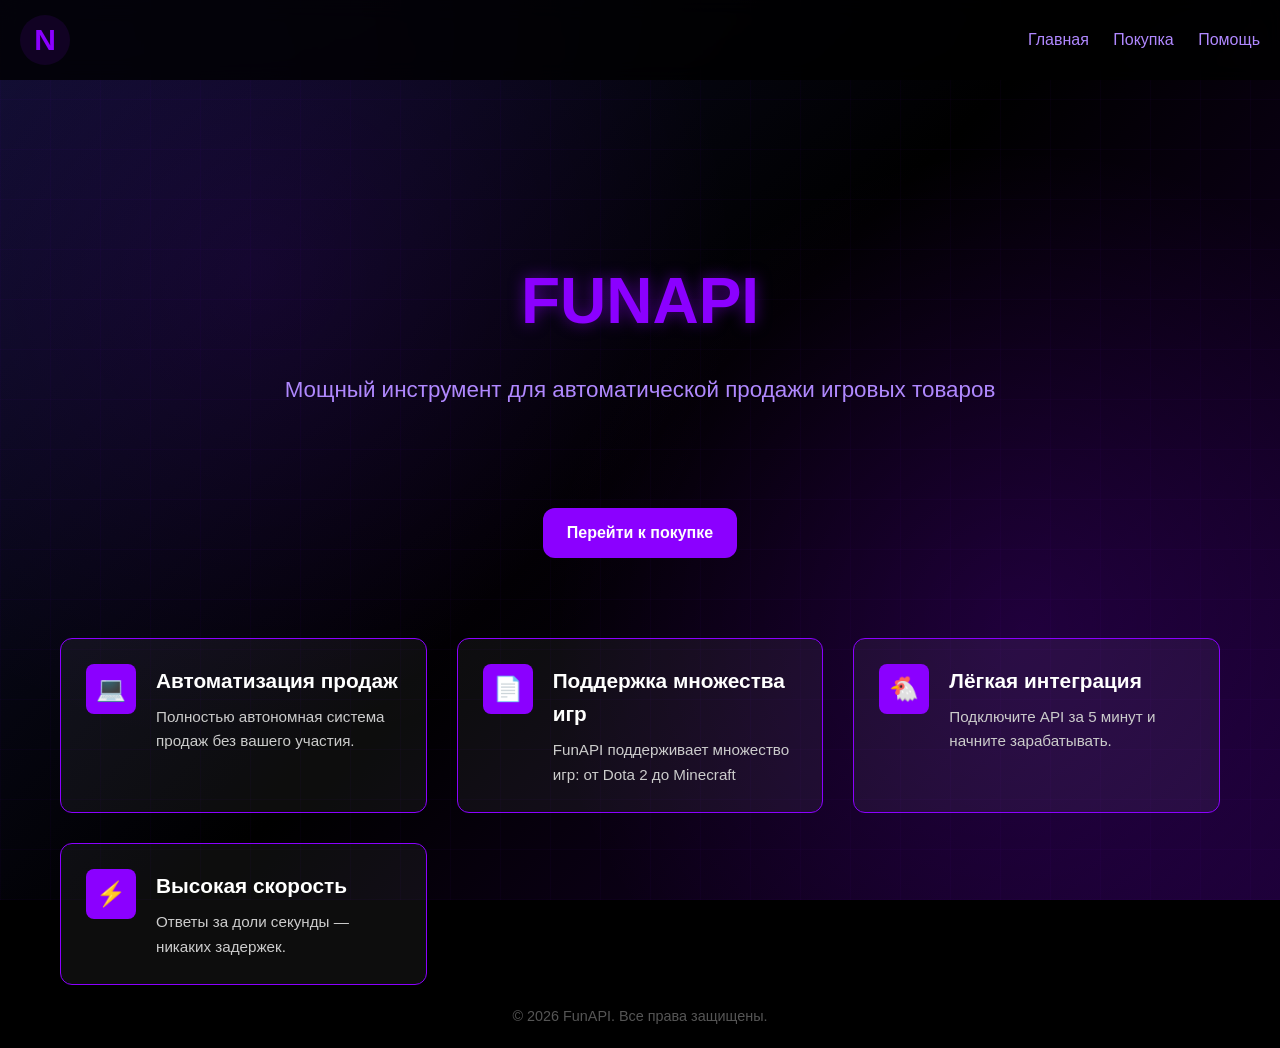
<file: index.html>
<!DOCTYPE html>
<html lang="ru">
<head>
  <meta charset="UTF-8" />
  <meta name="viewport" content="width=device-width, initial-scale=1.0"/>
  <title>FunAPI — Главная</title>
  <link rel="stylesheet" href="style.css" />
  <link href="https://fonts.googleapis.com/icon?family=Material+Icons" rel="stylesheet">
  <link rel="icon" href="n-logo.svg" type="image/svg+xml">
</head>
<body>
  <header>
    <img src="n-logo.svg" alt="N" class="logo">
    <nav>
      <a href="#home">Главная</a>
      <a href="purchase.html">Покупка</a>
      <a href="help.html">Помощь</a>
    </nav>
  </header>

  <main>
    <section id="home" class="hero">
      <h1>FUNAPI</h1>
      <p>Мощный инструмент для автоматической продажи игровых товаров</p>
      <a href="purchase.html" class="btn">Перейти к покупке</a>
    </section>

    <section class="features">
      <div class="feature">
        <div class="feature-icon">💻</div>
        <div class="feature-text">
          <h3>Автоматизация продаж</h3>
          <p>Полностью автономная система продаж без вашего участия.</p>
        </div>
      </div>

      <div class="feature">
        <div class="feature-icon">📄</div>
        <div class="feature-text">
          <h3>Поддержка множества игр</h3>
          <p>FunAPI поддерживает множество игр: от Dota 2 до Minecraft</p>
        </div>
      </div>

      <div class="feature">
        <div class="feature-icon">🐔</div>
        <div class="feature-text">
          <h3>Лёгкая интеграция</h3>
          <p>Подключите API за 5 минут и начните зарабатывать.</p>
        </div>
      </div>

      <div class="feature">
        <div class="feature-icon">⚡</div>
        <div class="feature-text">
          <h3>Высокая скорость</h3>
          <p>Ответы за доли секунды — никаких задержек.</p>
        </div>
      </div>
    </section>
  </main>

  <footer>
    <p>&copy; 2026 FunAPI. Все права защищены.</p>
  </footer>

  <script src="script.js"></script>
</body>
</html>
</file>
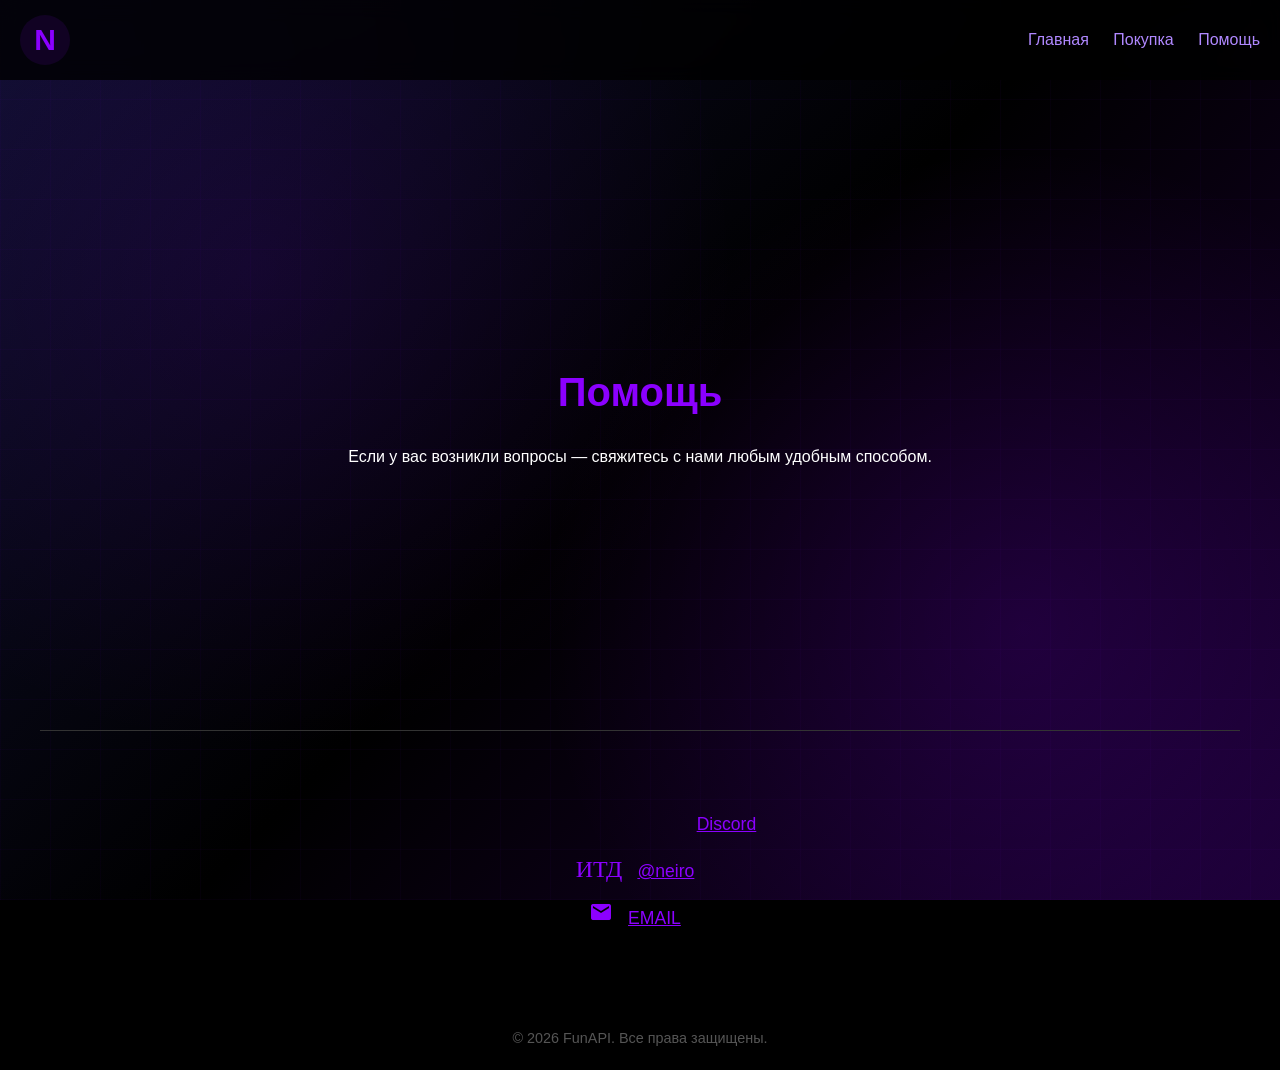
<file: help.html>
<!DOCTYPE html>
<html lang="ru">
<head>
  <meta charset="UTF-8" />
  <meta name="viewport" content="width=device-width, initial-scale=1.0"/>
  <title>FunAPI — Помощь</title>
  <link rel="stylesheet" href="style.css" />
  <link href="https://fonts.googleapis.com/icon?family=Material+Icons" rel="stylesheet">
  <link rel="icon" href="n-logo.svg" type="image/svg+xml">
</head>
<body>
  <header>
    <img src="n-logo.svg" alt="N" class="logo">
    <nav>
      <a href="index.html">Главная</a>
      <a href="purchase.html">Покупка</a>
      <a href="help.html">Помощь</a>
    </nav>
  </header>

  <main>
    <section class="help-content container">
      <h2>Помощь</h2>
      <p>Если у вас возникли вопросы — свяжитесь с нами любым удобным способом.</p>
    </section>

    <section class="contacts container">
      <p>
        <span class="material-icons" style="color:#8c00ff;">discord</span>
        <a href="https://discord.gg/jEuYArEVk" target="_blank">Discord</a>
      </p>
      <p>
        <span class="material-icons" style="color:#8c00ff;">ИТД</span>
        <a href="https://итд.com/@neiro" target="_blank" style="color:#8c00ff;text-decoration:underline;">@neiro</a>
      </p>
      <p>
        <span class="material-icons" style="color:#8c00ff;">email</span>
        <a href="mailto:hloperartem@yandex.com">EMAIL</a>
      </p>
    </section>
  </main>

  <footer>
    <p>&copy; 2026 FunAPI. Все права защищены.</p>
  </footer>

  <script src="script.js"></script>
</body>
</html>
</file>
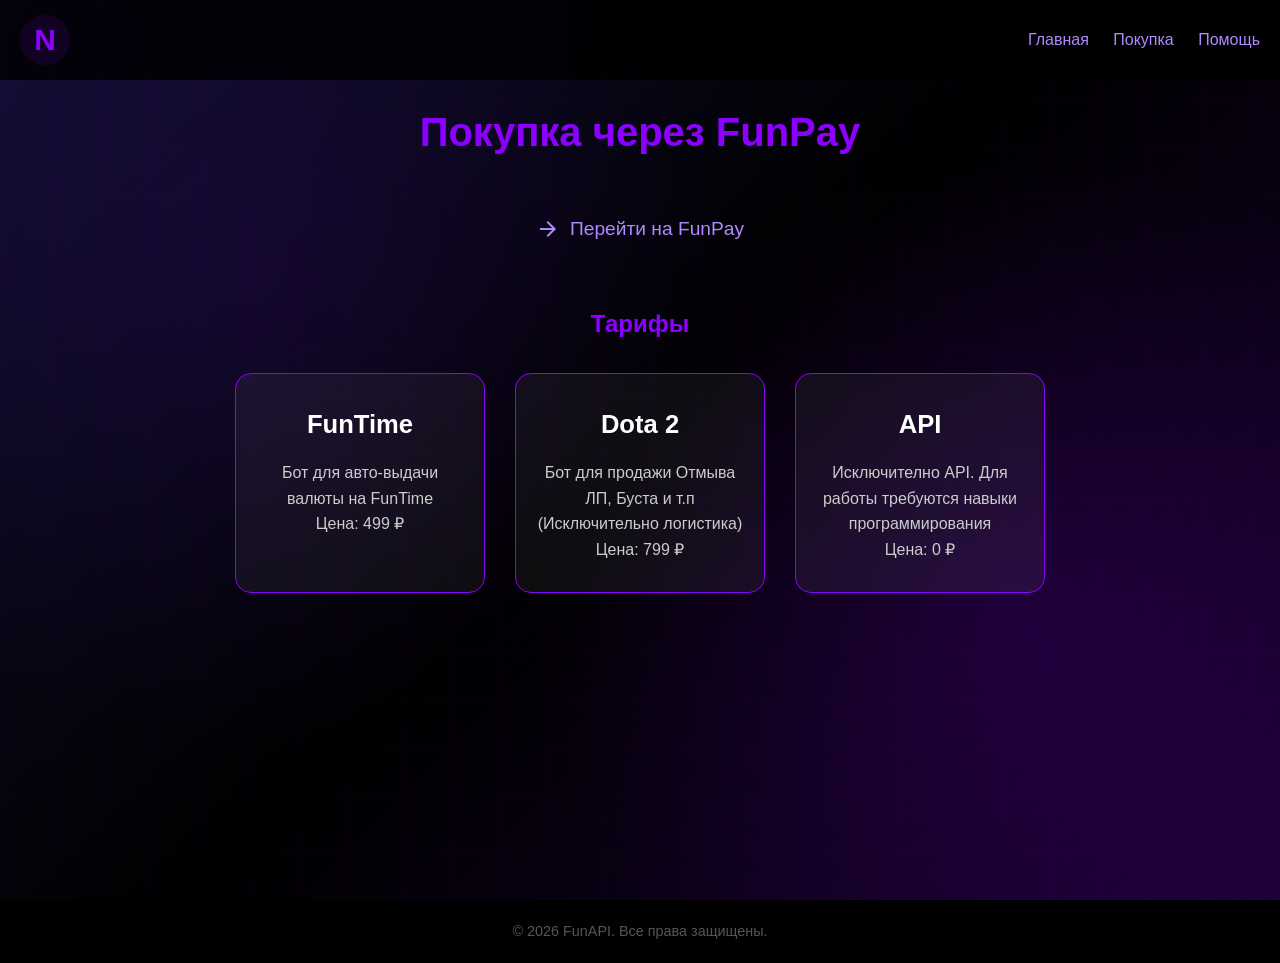
<file: purchase.html>
<!DOCTYPE html>
<html lang="ru">
<head>
  <meta charset="UTF-8" />
  <meta name="viewport" content="width=device-width, initial-scale=1.0"/>
  <title>FunAPI — Покупка</title>
  <link rel="stylesheet" href="style.css" />
  <link href="https://fonts.googleapis.com/icon?family=Material+Icons" rel="stylesheet">
  <link rel="icon" href="n-logo.svg" type="image/svg+xml">
</head>
<body>
  <header>
    <img src="n-logo.svg" alt="N" class="logo">
    <nav>
      <a href="index.html">Главная</a>
      <a href="purchase.html">Покупка</a>
      <a href="help.html">Помощь</a>
    </nav>
  </header>

  <main>
    <section class="purchase-header container">
      <h2>Покупка через FunPay</h2>
    </section>

    <section class="container">
      <ul class="links-list">
        <li><a href="https://funpay.com/users/10806943/" target="_blank" rel="noopener noreferrer"><span class="material-icons">arrow_forward</span> Перейти на FunPay</a></li>
      </ul>
    </section>

    <section class="container">
      <h2 style="text-align:center; color:#8c00ff; margin-bottom:30px;">Тарифы</h2>
      <div class="pricing">
        <div class="card">
          <h3>FunTime</h3>
          <p>Бот для авто-выдачи валюты на FunTime<br>Цена: 499 ₽</p>
        </div>
        <div class="card">
          <h3>Dota 2</h3>
          <p>Бот для продажи Отмыва ЛП, Буста и т.п (Исключительно логистика)<br>Цена: 799 ₽</p>
        </div>
        <div class="card">
          <h3>API</h3>
          <p>Исключително API. Для работы требуются навыки программирования<br>Цена: 0 ₽</p>
        </div>
      </div>
    </section>
  </main>

  <footer>
    <p>&copy; 2026 FunAPI. Все права защищены.</p>
  </footer>

  <script src="script.js"></script>
</body>
</html>
</file>
<file: style.css>
/* Общие настройки */
* {
  margin: 0;
  padding: 0;
  box-sizing: border-box;
}

body {
  background-color: #000;
  color: #fff;
  font-family: 'Roboto', sans-serif;
  line-height: 1.6;
  overflow-x: hidden;
  position: relative;
}

/* Фоновые элементы */
body::before {
  content: '';
  position: fixed;
  top: 0;
  left: 0;
  width: 100%;
  height: 100%;
  background: 
    radial-gradient(circle at 20% 30%, rgba(139, 0, 255, 0.1) 0%, transparent 40%),
    radial-gradient(circle at 80% 70%, rgba(139, 0, 255, 0.15) 0%, transparent 40%),
    linear-gradient(135deg, #0f0f2f 0%, #000000 50%, #1a0033 100%);
  z-index: -2;
  pointer-events: none;
}

body::after {
  content: '';
  position: fixed;
  top: 0;
  left: 0;
  width: 100%;
  height: 100%;
  background-image: 
    repeating-linear-gradient(0deg, rgba(139, 0, 255, 0.03) 0px, rgba(139, 0, 255, 0.03) 1px, transparent 1px, transparent 50px),
    repeating-linear-gradient(90deg, rgba(139, 0, 255, 0.03) 0px, rgba(139, 0, 255, 0.03) 1px, transparent 1px, transparent 50px);
  z-index: -1;
  pointer-events: none;
}

/* Шрифт Roboto (подключаем через Google Fonts) */
@import url('https://fonts.googleapis.com/css2?family=Roboto:wght@400;700&display=swap');

/* Заголовки */
h1, h2, h3 {
  font-weight: 700;
}

/* Анимации */
@keyframes fadeInUp {
  from {
    opacity: 0;
    transform: translateY(30px);
  }
  to {
    opacity: 1;
    transform: translateY(0);
  }
}

@keyframes slideIn {
  from {
    opacity: 0;
    transform: translateX(-20px);
  }
  to {
    opacity: 1;
    transform: translateX(0);
  }
}

/* Общие классы */
.container {
  max-width: 1200px;
  margin: 0 auto;
  padding: 0 20px;
}

.flex {
  display: flex;
  gap: 30px;
  flex-wrap: wrap;
  justify-content: center;
}

.btn {
  background-color: #8B00FF;
  color: white;
  padding: 12px 24px;
  border-radius: 12px;
  text-decoration: none;
  font-weight: bold;
  display: inline-block;
  transition: all 0.3s ease;
  margin-top: 30px;
}

.btn:hover {
  transform: scale(1.05);
  box-shadow: 0 0 15px rgba(139, 0, 255, 0.5);
}

/* Header */
header {
  position: fixed;
  top: 0;
  left: 0;
  width: 100%;
  z-index: 1000;
  background-color: rgba(0, 0, 0, 0.8);
  backdrop-filter: blur(10px);
  padding: 15px 20px;
  display: flex;
  justify-content: space-between;
  align-items: center;
}

.logo {
  width: 50px;
  height: 50px;
}

nav a {
  color: #b088ff;
  text-decoration: none;
  margin-left: 20px;
  font-size: 16px;
  transition: color 0.3s ease;
}

nav a:hover {
  color: #8B00FF;
}

/* Main */
main {
  padding-top: 100px;
  min-height: 100vh;
}

/* Секции */
section {
  padding: 80px 0;
  opacity: 0;
  transform: translateY(20px);
  transition: opacity 0.8s ease, transform 0.8s ease;
}

section.visible {
  opacity: 1;
  transform: translateY(0);
}

/* Главная страница */
.hero {
  text-align: center;
  padding: 150px 0 80px;
}

.hero h1 {
  font-size: 4rem;
  color: #8B00FF;
  margin-bottom: 20px;
  opacity: 0;
  animation: fadeInUp 1s forwards 1s;
  text-shadow: 0 0 15px rgba(139, 0, 255, 0.5);
}

.hero p {
  font-size: 1.4rem;
  color: #b088ff;
  max-width: 800px;
  margin: 0 auto 70px;
  opacity: 0;
  animation: fadeInUp 1s forwards 1.5s;
}

/* Особенности */
.features {
  display: grid;
  grid-template-columns: repeat(auto-fit, minmax(350px, 1fr));
  gap: 30px;
  padding: 0 20px;
  max-width: 1200px;
  margin: 0 auto;
}

.feature {
  display: flex;
  align-items: flex-start;
  gap: 20px;
  background-color: rgba(255, 255, 255, 0.05);
  border: 1px solid #8B00FF;
  border-radius: 12px;
  padding: 25px;
  transition: transform 0.3s ease, box-shadow 0.3s ease;
}

.feature:hover {
  transform: translateY(-5px);
  box-shadow: 0 10px 20px rgba(139, 0, 255, 0.15);
}

.feature-icon {
  width: 50px;
  height: 50px;
  background-color: #8B00FF;
  border-radius: 8px;
  display: flex;
  align-items: center;
  justify-content: center;
  color: white;
  font-size: 24px;
  flex-shrink: 0;
}

.feature-text h3 {
  color: #fff;
  margin-bottom: 8px;
  font-size: 1.3rem;
}

.feature-text p {
  color: #ccc;
  font-size: 0.95rem;
  line-height: 1.6;
}

/* Покупка */
.purchase-header {
  text-align: center;
  margin-bottom: 50px;
}

.purchase-header h2 {
  font-size: 2.5rem;
  color: #8B00FF;
}

.links-list {
  list-style: none;
  text-align: center;
  margin-bottom: 60px;
}

.links-list li {
  margin: 15px 0;
  opacity: 0;
  animation: slideIn 0.5s forwards;
}

.links-list li:nth-child(1) { animation-delay: 0.2s; }
.links-list li:nth-child(2) { animation-delay: 0.4s; }
.links-list li:nth-child(3) { animation-delay: 0.6s; }

.links-list a {
  color: #b088ff;
  text-decoration: none;
  font-size: 1.2rem;
  display: flex;
  align-items: center;
  justify-content: center;
  gap: 10px;
  transition: color 0.3s ease;
}

.links-list a:hover {
  color: #8B00FF;
}

.pricing {
  display: flex;
  justify-content: center;
  gap: 30px;
  flex-wrap: wrap;
}

.card {
  background-color: rgba(255, 255, 255, 0.05);
  border: 1px solid #8B00FF;
  border-radius: 16px;
  width: 250px;
  padding: 30px 20px;
  text-align: center;
  transition: transform 0.3s ease;
}

.card:hover {
  transform: scale(1.05);
}

.card h3 {
  font-size: 1.6rem;
  color: #fff;
  margin-bottom: 15px;
}

.card p {
  color: #ccc;
  font-size: 1rem;
}

/* Помощь */
.help-content {
  min-height: 70vh;
  display: flex;
  flex-direction: column;
  justify-content: center;
  align-items: center;
  text-align: center;
  padding: 50px 20px;
}

.help-content h2 {
  font-size: 2.5rem;
  color: #8B00FF;
  margin-bottom: 20px;
}

.contacts {
  text-align: center;
  padding: 60px 20px;
  border-top: 1px solid #333;
  margin-top: auto;
}

.contacts p {
  color: #b088ff;
  margin: 15px 0;
  font-size: 1.1rem;
}

.contacts a {
  color: #8B00FF;
  text-decoration: underline;
  margin: 0 10px;
  transition: color 0.3s ease;
}

.contacts a:hover {
  color: #b088ff;
}

/* Footer */
footer {
  text-align: center;
  padding: 20px;
  color: #555;
  font-size: 0.9rem;
}

/* Адаптивность */
@media (max-width: 768px) {
  header {
    padding: 15px;
  }
  
  .logo {
    width: 40px;
    height: 40px;
  }
  
  nav a {
    margin-left: 15px;
    font-size: 14px;
  }
  
  main {
    padding-top: 90px;
  }
  
  .hero h1 {
    font-size: 3rem;
  }
  
  .hero p {
    font-size: 1.2rem;
  }
  
  .features {
    grid-template-columns: 1fr;
    gap: 20px;
  }
  
  .feature {
    flex-direction: column;
    align-items: flex-start;
  }
}
</file>
